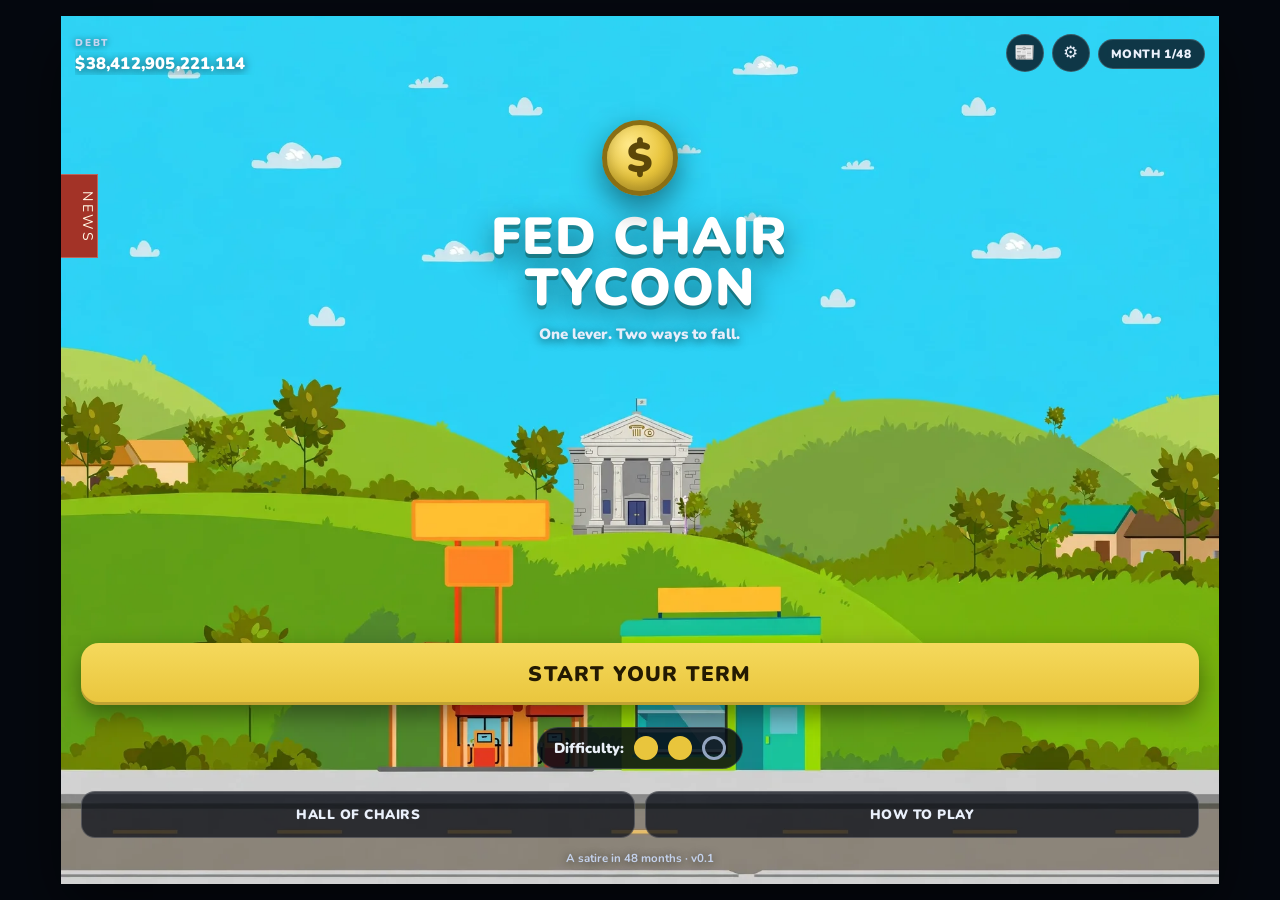
<file: index.html>
<!DOCTYPE html>
<html lang="en">
<head>
<meta charset="utf-8">
<meta name="viewport" content="width=device-width, initial-scale=1, maximum-scale=1, user-scalable=no, viewport-fit=cover">
<script>try{ if(window.innerWidth > 760 && screen.width > 0 && screen.width <= 500){ document.querySelector('meta[name="viewport"]').setAttribute('content', 'width=' + screen.width + ', initial-scale=1, maximum-scale=1, user-scalable=no, viewport-fit=cover'); } }catch(e){}</script>
<title>Fed Chair Tycoon</title>
<link rel="icon" href="assets/icon.png">
<link rel="stylesheet" href="styles.css?v=31">
</head>
<body>
<div class="app">

  <aside class="rail rail-left" id="railLeft">
    <button class="news-tab" id="newsTab">NEWS<span class="badge hidden" id="tabBadge">0</span></button>
    <div class="rail-mast">The Daily Ledger</div>
    <div class="rail-date" id="railDate">TERM MONTH 1 &middot; WEEK 1 &middot; WASHINGTON</div>
    <div class="rail-rule"></div>
    <div class="rail-wire" id="railWire"></div>
    <div class="rail-foot">ALL THE NEWS THE NEEDLE MAKES</div>
  </aside>

  <main class="stage" id="stage">
    <div class="scene-bg" id="sceneBg"></div>
    <div class="rotate-hint">Rotate your phone to play</div>
    <div class="scene" id="sceneA"></div>
    <div class="scene" id="sceneB"></div>
    <div class="title-bg" id="titleBg"></div>
    <div class="scrim-top"></div>
    <div class="road" id="road"><div class="road-line"></div></div>
    <div class="walkers" id="walkers">
      <span class="walker wk1"><img src="assets/walker-1.webp" alt=""></span>
      <span class="walker wk2"><img src="assets/walker-5.webp" alt=""></span>
      <span class="walker wk3"><img src="assets/walker-3.webp" alt=""></span>
      <span class="walker wk4 rev"><img src="assets/walker-4.webp" alt=""></span>
      <span class="walker wk5"><img src="assets/walker-6.webp" alt=""></span>
      <span class="walker wk6 rev"><img src="assets/walker-2.webp" alt=""></span>
    </div>
    <div class="scene-price sp-gas" id="sceneGas"><span id="sceneGasTxt">3.49</span></div>
    <div class="scene-price sp-eggs" id="sceneEggs"><span class="se-k">EGGS</span><span class="se-v" id="sceneEggsVal">2.99</span></div>
    <div class="scene-price sp-tag" id="sceneEggsTag">2.99</div>
    <div class="scene-price sp-tag" id="sceneGasTag">3.49</div>

    <header class="hud">
      <div class="hud-debt"><span class="k">DEBT</span><span class="v" id="debtVal">$38,412,905,221,114</span></div>
      <div class="hud-month" id="monthVal">MONTH 1/48</div>
      <button class="hud-btn" id="wireBtn" title="News wire">&#128240;<span class="badge hidden" id="wireBadge">0</span></button>
      <button class="hud-btn" id="settingsBtn" title="Settings">&#9881;</button>
    </header>

    <div class="prices hidden" id="prices">
      <div class="pchip"><span class="picon"><svg viewBox="0 0 24 24" fill="none" stroke="#16222E" stroke-width="1.6" stroke-linejoin="round" stroke-linecap="round"><rect x="4" y="3.5" width="11" height="17" rx="2" fill="#FF6B3D"/><rect x="6.5" y="6" width="6" height="5" rx="1" fill="#FFF3D6"/><path d="M15.5 8.5c3 .3 3.6 3 3.6 6v1.6"/><rect x="17.3" y="15.6" width="3.1" height="4.6" rx="1" fill="#FFD166"/></svg></span>GAS <b id="gasVal">$3.49</b></div>
      <div class="pchip"><span class="picon"><svg viewBox="0 0 24 24" fill="none" stroke="#16222E" stroke-width="1.6" stroke-linejoin="round" stroke-linecap="round"><ellipse cx="9" cy="9.6" rx="3.3" ry="4.3" fill="#FFFDF4" transform="rotate(-10 9 9.6)"/><ellipse cx="15" cy="9.6" rx="3.3" ry="4.3" fill="#FFF3D6" transform="rotate(10 15 9.6)"/><path d="M3 13.2h18l-1.7 6a2 2 0 0 1-1.9 1.5H6.6a2 2 0 0 1-1.9-1.5z" fill="#F2B134"/><path d="M6.2 16.4h.01M10.2 16.4h.01M14.2 16.4h.01M18 16.4h.01" stroke-width="2.4"/></svg></span>EGGS <b id="eggsVal">$2.99</b></div>
      <div class="pchip"><span class="picon"><svg viewBox="0 0 24 24" fill="none" stroke="#16222E" stroke-width="1.6" stroke-linejoin="round" stroke-linecap="round"><path d="M9 8V6.8A1.8 1.8 0 0 1 10.8 5h2.4A1.8 1.8 0 0 1 15 6.8V8"/><rect x="3.5" y="8" width="17" height="11" rx="2.2" fill="#B07A45"/><path d="M3.5 12.4h17" stroke-width="1.4"/><rect x="10.6" y="11.2" width="2.8" height="3.8" rx="0.8" fill="#FFD166"/></svg></span>JOBS <b id="jobsVal">4.2%</b></div>
      <div class="pchip"><span class="picon"><svg viewBox="0 0 24 24" fill="none" stroke="#16222E" stroke-width="1.6" stroke-linejoin="round" stroke-linecap="round"><path d="M12 20.2S4 15.4 4 9.9C4 7.2 6 5 8.6 5c1.4 0 2.7.7 3.4 1.8C12.7 5.7 14 5 15.4 5 18 5 20 7.2 20 9.9c0 5.5-8 10.3-8 10.3z" fill="#FF5A5F"/><circle cx="8.5" cy="9.1" r="1.25" fill="#FFC2C6" stroke="none"/></svg></span>LIVES <b id="livesVal">5</b></div>
      <div class="pchip hidden" id="sbrChip" style="border-color:rgba(247,147,26,.65)"><span class="picon"><svg viewBox="0 0 24 24"><circle cx="12" cy="12" r="8.8" fill="#F7931A" stroke="#16222E" stroke-width="1.6"/><path d="M9.3 6.7v10.6M9.3 7h3.1a2.5 2.5 0 0 1 0 5H9.3m0 .1h3.7a2.65 2.65 0 0 1 0 5.3H9.3M11.1 5.2v1.9M13.5 5.2v1.9M11.1 16.9v1.9M13.5 16.9v1.9" stroke="#FFF" stroke-width="1.55" fill="none" stroke-linecap="round"/></svg></span>BTC RESERVE <b id="sbrVal">$0</b></div>
    </div>

    <div class="sidebars hidden" id="sidebars">
      <div class="sidebar sb-left" id="gdpBar">
        <div class="sb-label">GDP</div>
        <div class="sb-track"><div class="sb-zone" style="bottom:50%;height:25%"></div><div class="sb-fill" id="gdpFill"></div><div class="sb-fake" id="gdpFake"></div></div>
        <div class="sb-val" id="gdpVal">+2.1%</div>
      </div>
      <div class="sidebar sb-right" id="cpiBar">
        <div class="sb-label">CPI</div>
        <div class="sb-track"><div class="sb-zone" style="bottom:22.7%;height:13.6%"></div><div class="sb-fill" id="cpiFill"></div></div>
        <div class="sb-val" id="cpiVal">2.4%</div>
      </div>
    </div>

    <section class="screen" id="screenTitle">
      <div class="title-hero">
        <div class="coin title-coin" id="titleCoin"><div class="coin-inner"><div class="coin-face coin-front">$</div><div class="coin-face coin-back"><svg viewBox="0 0 64 64" class="btc-svg"><circle cx="32" cy="32" r="30" fill="#F7931A"/><text x="32" y="45" font-size="38" font-weight="700" fill="#ffffff" text-anchor="middle" transform="rotate(12 32 32)" font-family="Arial,Helvetica,sans-serif">&#8383;</text></svg></div></div></div>
        <h1>FED CHAIR<br>TYCOON</h1>
        <div class="tagline">One lever. Two ways to fall.</div>
      </div>
      <div class="title-menu">
        <button class="btn-start" id="startBtn">START YOUR TERM</button>
        <div class="diffpick" id="diffSeg">
          <span class="dc-label">Difficulty:</span>
          <span class="dc on" data-diff="intern"></span>
          <span class="dc on" data-diff="chair"></span>
          <span class="dc" data-diff="legend"></span>
        </div>
        <div class="row2">
          <button class="btn-ghost" id="hallBtn">HALL OF CHAIRS</button>
          <button class="btn-ghost" id="howBtn">HOW TO PLAY</button>
        </div>
        <div class="foot">A satire in 48 months &middot; v0.1</div>
      </div>
    </section>

    <section class="screen hidden" id="screenLoad">
      <div class="load-wrap">
        <div class="coin load-coin" id="loadCoin"><div class="coin-inner"><div class="coin-face coin-front">$</div><div class="coin-face coin-back"><svg viewBox="0 0 64 64" class="btc-svg"><circle cx="32" cy="32" r="30" fill="#F7931A"/><text x="32" y="45" font-size="38" font-weight="700" fill="#ffffff" text-anchor="middle" transform="rotate(12 32 32)" font-family="Arial,Helvetica,sans-serif">&#8383;</text></svg></div></div></div>
        <div class="load-line" id="loadLine">PRINTING MONEY</div>
        <div class="load-bar"><div class="load-fill" id="loadFill"></div></div>
        <div class="load-skip">TAP TO SKIP</div>
      </div>
    </section>

    <section class="screen hidden" id="screenBrief">
      <div class="card brief-card">
        <div class="brief-art"><div class="ribbon">THE BRIEFING</div></div>
        <div class="card-body">
          <h2>The job is yours</h2>
          <p class="txt">In November 1910, seven men meet in secret on <b>Jekyll Island</b>. They design a central bank and call it the Federal Reserve. You're now in charge. Keep the printer going brrr, target inflation near 2%, calm the street, and <b>survive your term</b>.</p>
          <div class="rules">
            <div class="rule"><div class="ic" style="background:rgba(62,207,110,.16);color:#3ECF6E">&#9679;</div><div class="rt"><b>The needle.</b> Green is calm. Blue is recession, red is inflation. Peg either end and your term ends.</div></div>
            <div class="rule"><div class="ic" style="background:rgba(127,178,255,.16);color:#7FB2FF">&#9650;&#9660;</div><div class="rt"><b>The lever.</b> One interest rate, moved in 0.25 steps. It works slowly, like everything in this building.</div></div>
            <div class="rule"><div class="ic" style="background:rgba(255,209,102,.16);color:#FFD166">&#9889;</div><div class="rt"><b>Items.</b> Washington speak, single use: speeches, blame, emergency buttons. They reset the street, briefly.</div></div>
            <div class="rule"><div class="ic" style="background:rgba(255,138,117,.16);color:#FF8A75">&#9968;</div><div class="rt"><b>The trap.</b> Cheap money builds projects that only work at cheap rates. They flatter GDP first, then bust when you hike.</div></div>
            <div class="rule"><div class="ic" style="background:rgba(216,52,44,.16);color:#FF8A75">&#10084;</div><div class="rt"><b>Five lives.</b> When the needle pegs, an emergency meeting saves you. Five per term. The sixth crisis is final.</div></div>
          </div>
          <button class="btn-primary" id="takeLeverBtn">TAKE THE LEVER</button>
        </div>
      </div>
    </section>

    <div class="dock hidden" id="dock">
      <div class="panel-top">
        <img class="chair-pic" src="assets/chair-portrait.webp" alt="The Chair">
        <div class="chair-id">
          <div class="chair-name">KELVIN WHALES</div>
        </div>
        <div class="panel-inf">
          <div class="pk">INFLATION <span class="itrend" id="infTrend"></span></div>
          <div class="pv" id="infVal">2.4%</div>
        </div>
      </div>
      <div class="gbar">
        <div class="gmark" id="gmark"></div>
        <span class="plabel pl">RECESSION</span><span class="plabel pr">INFLATION</span>
      </div>

      <div class="panel-bottom">
        <div class="tri-stack">
          <button class="rate-btn tri" id="rateUp" aria-label="Raise the rate">&#9650;</button>
          <button class="rate-btn tri" id="rateDown" aria-label="Cut the rate">&#9660;</button>
        </div>
        <div class="rate-mid">
          <div class="rv" id="rateVal">5.00%</div>
          <div class="rk">INTEREST RATE</div>
        </div>
        <button class="item-slot" id="itemSlot">
          <span class="ik">ITEM</span>
          <span class="iname" id="itemName">EMPTY</span>
          <span class="itap" id="itemTap"></span>
        </button>
      </div>
    </div>

    <div class="overlay hidden" id="overlay"><div class="card" id="overlayCard"></div></div>

    <section class="screen sheet hidden" id="screenWire">
      <div class="sheet-head">
        <button class="iconbtn" data-close>&#8249;</button>
        <div class="ledger-name">The Daily Ledger</div>
        <div class="live-dot"><i></i>LIVE</div>
      </div>
      <div class="ledger-date" id="ledgerDate">TERM MONTH 1 &middot; WEEK 1 &middot; WASHINGTON</div>
      <div class="rule2"></div>
      <div class="wire-list" id="wireList"></div>
      <div class="sheet-foot"><span id="unreadTxt">0 UNREAD</span><button class="btn-small" id="markReadBtn">MARK ALL READ</button></div>
    </section>

    <section class="screen sheet hidden" id="screenSettings">
      <div class="sheet-head">
        <button class="iconbtn" data-close>&#8249;</button>
        <div class="sheet-title">Settings</div>
      </div>
      <div class="group-label">GAMEPLAY</div>
      <div class="group">
        <div class="srow"><span class="ring" style="background:#FFD166"></span><span class="slabel">Sound FX</span><span class="sw on" data-set="sfx"></span></div>
        <div class="srow"><span class="ring" style="background:#7FB2FF"></span><span class="slabel">Music</span><span class="sw on" data-set="music"></span></div>
        <div class="srow"><span class="ring" style="background:#8CE8B0"></span><span class="slabel">Tune</span><button class="trackpick" id="trackPick"><span id="trackName">Monkeys Spinning Monkeys</span> &#8250;</button></div>
        <div class="srow"><span class="ring" style="background:#FF9D8A"></span><span class="slabel">News ticker</span><span class="sw on" data-set="ticker"></span></div>
        <div class="srow"><span class="ring" style="background:#B79CFF"></span><span class="slabel">Haptics</span><span class="sw" data-set="haptics"></span></div>
      </div>
      <div class="diffpick" id="diffSeg2">
        <span class="dc-label">Difficulty:</span>
        <span class="dc on" data-diff="intern"></span>
        <span class="dc on" data-diff="chair"></span>
        <span class="dc" data-diff="legend"></span>
      </div>
      <div class="letter">
        <div class="stamp-seal">FED</div>
        <h3>END THIS TERM EARLY</h3>
        <div class="dear">Dear Mr. President,<br>I hereby tender my resignation as Chair, effective immediately.</div>
        <div class="sig">&mdash; The Chair</div>
        <div class="fine" id="resignFine">Ends your current term. The term is scored and filed in the Hall of Chairs. There is no coming back from a signature.</div>
        <button class="btn-resign" id="resignBtn">SIGN &amp; RESIGN</button>
      </div>
      <div id="settingsExtras"></div>
      <div class="foot">FED CHAIR TYCOON v0.1 &middot; A satire.<br>Any resemblance to a real central bank is entirely the point.<br>Music by Kevin MacLeod (incompetech.com), CC BY 4.0.</div>
    </section>

    <section class="screen hidden" id="screenDeath"></section>

    <section class="screen hidden" id="screenReport">
      <div class="report-card">
        <div class="rhead">
          <div class="seal">$</div>
          <div class="rtitle"><div class="org">BOARD OF GOVERNORS &middot; OFFICIAL</div><div class="doc">Term Report</div></div>
          <div class="grade"><div class="g" id="gradeVal">C+</div><div class="gl">GRADE</div></div>
        </div>
        <div class="verdict" id="verdictVal"></div>
        <div class="rgrid">
          <div class="cell"><div class="k">MONTHS SERVED</div><div class="v" id="repMonths">31 / 48</div></div>
          <div class="cell"><div class="k">PEAK INFLATION</div><div class="v" id="repPeak">9.8%</div></div>
          <div class="cell"><div class="k">DEBT ADDED</div><div class="v" id="repDebt">+$9.22T</div></div>
          <div class="cell"><div class="k">HOW IT ENDED</div><div class="v" id="repEnd">Resigned</div></div>
          <div class="cell"><div class="k">EMERGENCY MEETINGS</div><div class="v" id="repMeet">0</div></div>
          <div class="cell"><div class="k">LIVES LEFT</div><div class="v" id="repLives">5</div></div>
          <div class="cell"><div class="k">BITCOIN RESERVE</div><div class="v" id="repSbr">None</div></div>
        </div>
        <div class="strip"><div class="k">YOUR TERM, MONTH BY MONTH</div><div class="squares" id="squares"></div></div>
      </div>
      <div class="share-box">
        <div class="share-title">SHARE YOUR TERM</div>
        <div class="post-preview" id="postPreview"></div>
        <div class="share-row">
          <button class="btn-share" id="shareBtn">Share this with friends</button>
          <button class="btn-share-x" id="shareXBtn">X</button>
          <button class="btn-share-x" id="copyBtn" title="Copy result">&#10697;</button>
        </div>
        <div class="share-row">
          <button class="btn-newterm" id="newTermBtn">NEW TERM</button>
          <button class="btn-hall2" id="hallBtn2">HALL OF CHAIRS</button>
        </div>
      </div>
    </section>

    <section class="screen sheet hidden" id="screenHall">
      <div class="sheet-head">
        <button class="iconbtn" data-close>&#8249;</button>
        <div class="sheet-title">Hall of Chairs</div>
      </div>
      <div class="seg" id="hallSeg"><div class="on">ALL TIME</div><div>THIS WEEK</div><div>FRIENDS</div></div>
      <div class="hall-list" id="hallList"></div>
    </section>

    <div class="toast hidden" id="toast"></div>
  </main>

  <aside class="rail rail-right" id="railRight">
    <div class="panel">
      <div class="panel-title">YOUR TERM</div>
      <div class="stat-grid">
        <div class="stat"><div class="k">MONTH</div><div class="v" id="stMonth">-</div></div>
        <div class="stat"><div class="k">INFLATION</div><div class="v" id="stInf">-</div></div>
        <div class="stat"><div class="k">RATE</div><div class="v" id="stRate">-</div></div>
        <div class="stat"><div class="k">DEBT ADDED</div><div class="v" id="stDebt">-</div></div>
      </div>
      <div class="needle-mini">
        <div class="gbar"><div class="gmark" id="gmark2"></div></div>
        <div class="glabels"><span style="color:#7FB2FF">RECESSION</span><span style="color:#FF8A75">INFLATION</span></div>
      </div>
    </div>
    <div class="panel">
      <div class="panel-title">HALL OF CHAIRS &middot; TOP 5</div>
      <div class="mini-hall" id="miniHall"></div>
    </div>
    <div class="panel panel-tip">
      <div class="panel-title">THE JOB</div>
      <p>Keep the needle in the green for 48 months. Rates bite with a lag, the debt ticker never stops, and both ends of the street are always angry about something.</p>
    </div>
  </aside>

</div>
<script src="game.js?v=31"></script>
<audio id="bgm" loop preload="auto" src="assets/music-monkeys.mp3"></audio>
</body>
</html>
</file>
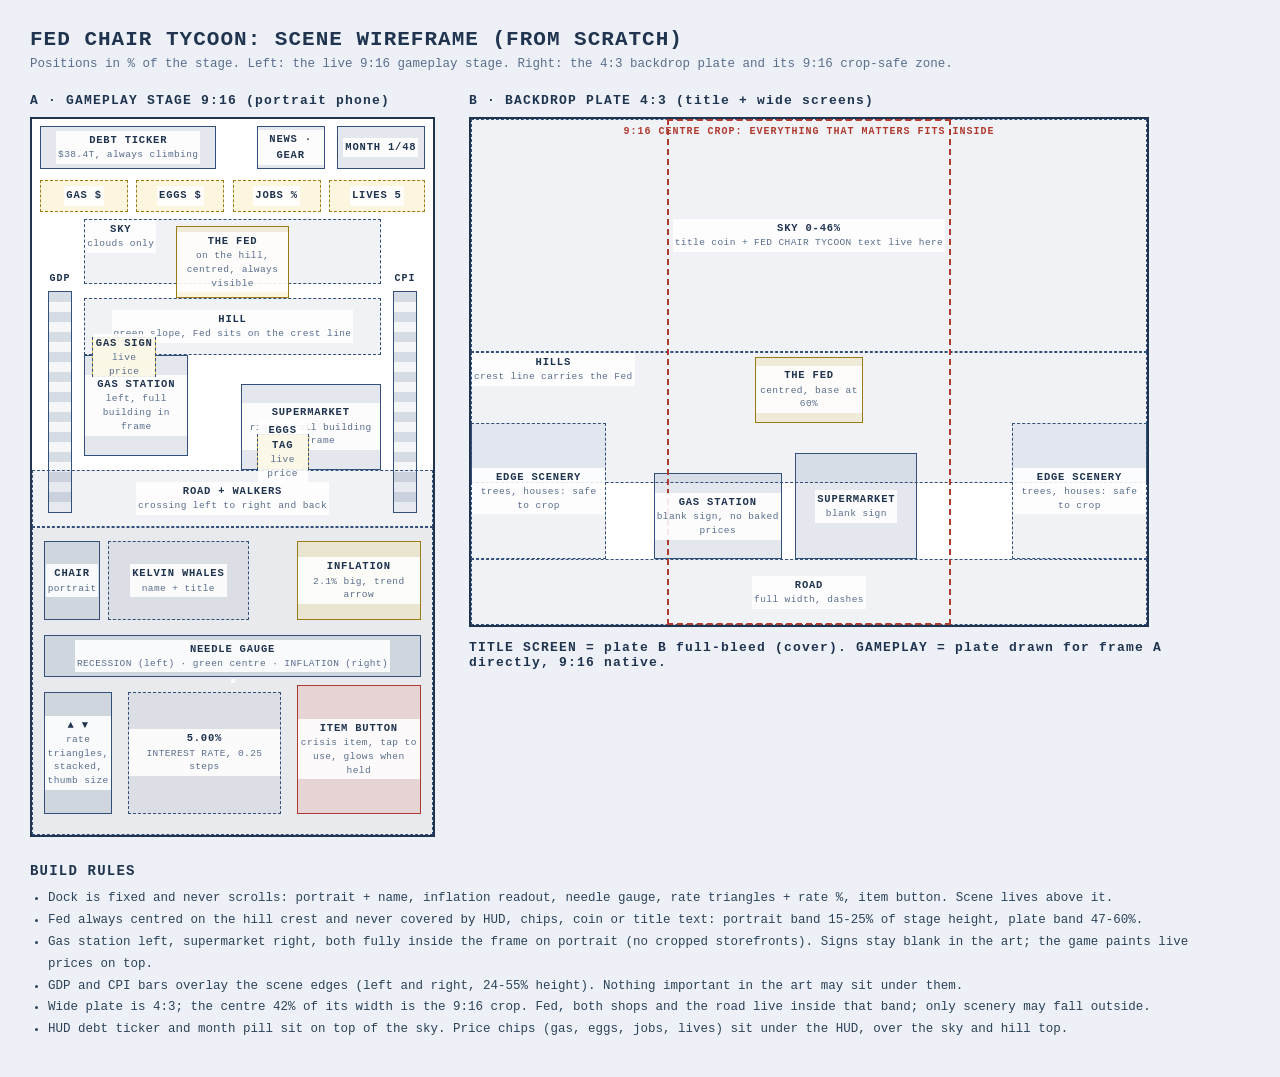
<file: wireframe/wireframe.html>
<!DOCTYPE html>
<html lang="en">
<head>
<meta charset="utf-8">
<title>Fed Chair Tycoon: Scene Wireframe</title>
<style>
  *{margin:0;padding:0;box-sizing:border-box}
  body{font-family:ui-monospace,Menlo,Consolas,monospace;background:#EDF1F7;color:#20344F;padding:28px 30px 34px}
  h1{font-size:21px;letter-spacing:1px}
  .sub{font-size:12.5px;color:#5A6E8C;margin:6px 0 22px}
  .frames{display:flex;gap:34px;align-items:flex-start}
  .fwrap{display:flex;flex-direction:column;gap:9px}
  .fname{font-size:13px;font-weight:700;letter-spacing:1.2px}
  .frame{position:relative;background:#FFF;border:2px solid #20344F;overflow:hidden}
  .zone{position:absolute;border:1.5px dashed #33507A;background:rgba(51,80,122,.07);display:flex;align-items:center;justify-content:center;text-align:center}
  .zone span{font-size:10.5px;background:rgba(255,255,255,.88);padding:1px 5px;position:relative;z-index:2;font-weight:700;letter-spacing:.8px;color:#20344F;line-height:1.45;padding:2px}
  .zone small{display:block;font-weight:400;font-size:9.5px;color:#5A6E8C;letter-spacing:.4px}
  .solid{border-style:solid;background:rgba(51,80,122,.13)}
  .gold{border-color:#9A7B14;background:rgba(233,197,60,.16)}
  .red{border-color:#B03A2E;background:rgba(224,72,61,.13)}
  .bar{position:absolute;border:1.5px solid #33507A;background:repeating-linear-gradient(180deg,rgba(51,80,122,.20) 0 10px,rgba(51,80,122,.05) 10px 20px)}
  .bar span{position:absolute;top:-19px;left:50%;transform:translateX(-50%);font-size:10px;font-weight:700;letter-spacing:1px}
  .safe{position:absolute;border:2px dashed #B03A2E;pointer-events:none}
  .safe span{position:absolute;top:5px;left:50%;transform:translateX(-50%);font-size:10px;font-weight:700;color:#B03A2E;letter-spacing:1px;white-space:nowrap}
  .spec{margin-top:26px;max-width:1180px}
  .spec h2{font-size:14px;letter-spacing:1.2px;margin-bottom:9px}
  .spec li{font-size:12.5px;line-height:1.75;color:#2C4258;margin-left:18px}
  .dock{background:rgba(32,52,79,.10)}
  .tag{background:rgba(233,197,60,.94);z-index:3}
  .ontop{z-index:3}
</style>
</head>
<body>
<h1>FED CHAIR TYCOON: SCENE WIREFRAME (FROM SCRATCH)</h1>
<div class="sub">Positions in % of the stage. Left: the live 9:16 gameplay stage. Right: the 4:3 backdrop plate and its 9:16 crop-safe zone.</div>

<div class="frames">
  <div class="fwrap">
    <div class="fname">A · GAMEPLAY STAGE 9:16 (portrait phone)</div>
    <div class="frame" style="width:405px;height:720px">
      <!-- HUD -->
      <div class="zone solid" style="left:2%;top:1%;width:44%;height:6%"><span>DEBT TICKER<small>$38.4T, always climbing</small></span></div>
      <div class="zone solid" style="left:56%;top:1%;width:17%;height:6%"><span>NEWS · GEAR</span></div>
      <div class="zone solid" style="left:76%;top:1%;width:22%;height:6%"><span>MONTH 1/48</span></div>
      <!-- price chips -->
      <div class="zone gold" style="left:2%;top:8.5%;width:22%;height:4.5%"><span>GAS $</span></div>
      <div class="zone gold" style="left:26%;top:8.5%;width:22%;height:4.5%"><span>EGGS $</span></div>
      <div class="zone gold" style="left:50%;top:8.5%;width:22%;height:4.5%"><span>JOBS %</span></div>
      <div class="zone gold" style="left:74%;top:8.5%;width:24%;height:4.5%"><span>LIVES 5</span></div>
      <!-- scene -->
      <div class="zone" style="left:13%;top:14%;width:74%;height:9%;align-items:flex-start;justify-content:flex-start"><span>SKY<small>clouds only</small></span></div>
      <div class="zone solid gold ontop" style="left:36%;top:15%;width:28%;height:10%"><span>THE FED<small>on the hill, centred, always visible</small></span></div>
      <div class="zone" style="left:13%;top:25%;width:74%;height:8%"><span>HILL<small>green slope, Fed sits on the crest line</small></span></div>
      <div class="zone solid" style="left:13%;top:33%;width:26%;height:14%"><span>GAS STATION<small>left, full building in frame</small></span></div>
      <div class="zone tag" style="left:15%;top:30.5%;width:16%;height:5.5%"><span>GAS SIGN<small>live price</small></span></div>
      <div class="zone solid" style="left:52%;top:37%;width:35%;height:12%"><span>SUPERMARKET<small>right, full building in frame</small></span></div>
      <div class="zone tag" style="left:56%;top:44%;width:13%;height:5%"><span>EGGS TAG<small>live price</small></span></div>
      <div class="zone" style="left:0;top:49%;width:100%;height:8%"><span>ROAD + WALKERS<small>crossing left to right and back</small></span></div>
      <!-- side bars -->
      <div class="bar" style="left:4%;top:24%;width:6%;height:31%"><span>GDP</span></div>
      <div class="bar" style="left:90%;top:24%;width:6%;height:31%"><span>CPI</span></div>
      <!-- dock -->
      <div class="zone dock" style="left:0;top:57%;width:100%;height:43%"><span></span></div>
      <div class="zone solid" style="left:3%;top:59%;width:14%;height:11%"><span>CHAIR<small>portrait</small></span></div>
      <div class="zone" style="left:19%;top:59%;width:35%;height:11%"><span>KELVIN WHALES<small>name + title</small></span></div>
      <div class="zone solid gold" style="left:66%;top:59%;width:31%;height:11%"><span>INFLATION<small>2.1% big, trend arrow</small></span></div>
      <div class="zone solid" style="left:3%;top:72%;width:94%;height:6%"><span>NEEDLE GAUGE<small>RECESSION (left) · green centre · INFLATION (right)</small></span></div>
      <div class="zone solid" style="left:3%;top:80%;width:17%;height:17%"><span>&#9650; &#9660;<small>rate triangles, stacked, thumb size</small></span></div>
      <div class="zone" style="left:24%;top:80%;width:38%;height:17%"><span>5.00%<small>INTEREST RATE, 0.25 steps</small></span></div>
      <div class="zone solid red" style="left:66%;top:79%;width:31%;height:18%"><span>ITEM BUTTON<small>crisis item, tap to use, glows when held</small></span></div>
    </div>
  </div>

  <div class="fwrap">
    <div class="fname">B · BACKDROP PLATE 4:3 (title + wide screens)</div>
    <div class="frame" style="width:680px;height:510px">
      <div class="zone" style="left:0;top:0;width:100%;height:46%"><span>SKY 0-46%<small>title coin + FED CHAIR TYCOON text live here</small></span></div>
      <div class="zone solid gold ontop" style="left:42%;top:47%;width:16%;height:13%"><span>THE FED<small>centred, base at 60%</small></span></div>
      <div class="zone" style="left:0;top:46%;width:100%;height:26%;align-items:flex-start;justify-content:flex-start"><span>HILLS<small>crest line carries the Fed</small></span></div>
      <div class="zone solid" style="left:27%;top:70%;width:19%;height:17%"><span>GAS STATION<small>blank sign, no baked prices</small></span></div>
      <div class="zone solid" style="left:48%;top:66%;width:18%;height:21%"><span>SUPERMARKET<small>blank sign</small></span></div>
      <div class="zone" style="left:0;top:87%;width:100%;height:13%"><span>ROAD<small>full width, dashes</small></span></div>
      <div class="zone" style="left:0;top:60%;width:20%;height:27%"><span>EDGE SCENERY<small>trees, houses: safe to crop</small></span></div>
      <div class="zone" style="left:80%;top:60%;width:20%;height:27%"><span>EDGE SCENERY<small>trees, houses: safe to crop</small></span></div>
      <div class="safe" style="left:29%;top:0;width:42%;height:100%"><span>9:16 CENTRE CROP: EVERYTHING THAT MATTERS FITS INSIDE</span></div>
    </div>
    <div class="fname" style="margin-top:4px">TITLE SCREEN = plate B full-bleed (cover). GAMEPLAY = plate drawn for frame A directly, 9:16 native.</div>
  </div>
</div>

<div class="spec">
  <h2>BUILD RULES</h2>
  <ul>
    <li>Dock is fixed and never scrolls: portrait + name, inflation readout, needle gauge, rate triangles + rate %, item button. Scene lives above it.</li>
    <li>Fed always centred on the hill crest and never covered by HUD, chips, coin or title text: portrait band 15-25% of stage height, plate band 47-60%.</li>
    <li>Gas station left, supermarket right, both fully inside the frame on portrait (no cropped storefronts). Signs stay blank in the art; the game paints live prices on top.</li>
    <li>GDP and CPI bars overlay the scene edges (left and right, 24-55% height). Nothing important in the art may sit under them.</li>
    <li>Wide plate is 4:3; the centre 42% of its width is the 9:16 crop. Fed, both shops and the road live inside that band; only scenery may fall outside.</li>
    <li>HUD debt ticker and month pill sit on top of the sky. Price chips (gas, eggs, jobs, lives) sit under the HUD, over the sky and hill top.</li>
  </ul>
</div>
</body>
</html>
</file>
<file: styles.css>
@font-face{font-family:Nunito;src:url(assets/Nunito-400.woff2) format("woff2");font-weight:400}
@font-face{font-family:Nunito;src:url(assets/Nunito-700.woff2) format("woff2");font-weight:700}
@font-face{font-family:Nunito;src:url(assets/Nunito-900.woff2) format("woff2");font-weight:900}
@font-face{font-family:CourierPrime;src:url(assets/CourierPrime-400.woff2) format("woff2");font-weight:400}
@font-face{font-family:CourierPrime;src:url(assets/CourierPrime-700.woff2) format("woff2");font-weight:700}
@font-face{font-family:CourierPrime;src:url(assets/CourierPrime-400Italic.woff2) format("woff2");font-weight:400;font-style:italic}
@font-face{font-family:Baloo2,Nunito,sans-serif;src:url(assets/Baloo2.woff2) format("woff2");font-weight:400 800}
*{margin:0;padding:0;box-sizing:border-box;-webkit-tap-highlight-color:transparent}
:root{
  --ink:#0B1120; --sheet:rgba(11,17,30,.92); --sheet2:#131E34;
  --gold:#E9C53C; --gold2:#C9A227; --cream:#F3EDDD; --muted:#9FB0CB;
  --green:#3ECF6E; --blue:#7FB2FF; --red:#FF8A75; --reddeep:#8E2F38;
  --mono:"Courier New",Courier,monospace; --tabular:"Nunito",sans-serif;
}
html,body{height:100%}
body{font-family:Nunito,sans-serif;background:#05080F;color:#EAF0FB;overflow:hidden}
.hidden{display:none!important}
button{font-family:inherit;cursor:pointer;border:none;background:none;color:inherit}
.k{font-size:10px;font-weight:900;letter-spacing:1.6px;color:var(--muted)}
.v{font-variant-numeric:tabular-nums}

/* ===== layout ===== */
.app{--colw:clamp(350px, calc((100dvh - 182px - var(--dockh,268px)) * 0.5 + 104px), 540px);display:grid;grid-template-columns:320px minmax(0,var(--colw)) 320px;gap:16px;justify-content:center;height:100dvh;padding:16px;max-width:1300px;margin:0 auto}
.rail{display:flex;flex-direction:column;gap:14px;min-height:0;overflow:hidden}
.stage{position:relative;border-radius:26px;overflow:hidden;background:#0A1220;box-shadow:0 24px 60px rgba(0,0,0,.55);min-height:0}
.scene{position:absolute;inset:0;bottom:var(--dockh,268px);background-size:cover;background-position:50% 50%;transition:opacity .9s ease}
#sceneB{opacity:0}
.scrim-top{position:absolute;top:0;left:0;right:0;height:110px;background:linear-gradient(rgba(4,8,16,.55),transparent);pointer-events:none;z-index:3}


/* ===== live prices painted on the street signs ===== */
.scene-price{position:absolute;z-index:5;pointer-events:none;display:flex;align-items:center;justify-content:center;overflow:hidden}
.sp-gas{font-family:Baloo2,Nunito,sans-serif;justify-content:center;font-weight:800;border-radius:6px;text-shadow:2px 2px 0 rgba(0,0,0,.85),-1px -1px 0 rgba(0,0,0,.85),1px -1px 0 rgba(0,0,0,.85),-1px 1px 0 rgba(0,0,0,.85);white-space:nowrap}
.sp-gas.frozen{filter:saturate(.35) brightness(.92)}
.sp-gas span{display:block;text-align:center;white-space:nowrap}
.sp-eggs{background:#FFFDF4;border-radius:3px;flex-direction:column;gap:0;transform:rotate(-3deg);box-shadow:0 1px 3px rgba(0,0,0,.3);line-height:1}
.sp-eggs .se-k{font-weight:900;color:#1B2432;letter-spacing:.4px}
.sp-eggs .se-v{font-weight:900;color:#1B2432}
.sp-tag{background:#FFD83D;border-radius:3px;font-weight:900;color:#1B2432;transform:rotate(3deg);box-shadow:0 1px 3px rgba(0,0,0,.3);white-space:nowrap}

/* ===== HUD ===== */
.hud{position:absolute;top:0;left:0;right:0;z-index:20;display:flex;align-items:center;gap:8px;padding:14px 14px 0}
.hud-debt{flex:1;min-width:0}
.hud-debt .k{color:#C8D6F2;text-shadow:0 1px 6px rgba(0,0,0,.6)}
.hud-debt .v{display:block;font-size:19px;font-weight:900;letter-spacing:.2px;color:#fff;white-space:nowrap;text-shadow:0 2px 10px rgba(0,0,0,.65)}
.hud-month{background:rgba(7,12,22,.78);border:1px solid rgba(255,255,255,.18);border-radius:999px;padding:6px 12px;font-size:12px;font-weight:900;letter-spacing:.6px;white-space:nowrap}
.hud-btn{position:relative;width:38px;height:38px;border-radius:50%;background:rgba(7,12,22,.78);border:1px solid rgba(255,255,255,.18);font-size:17px;display:flex;align-items:center;justify-content:center}
.badge{position:absolute;top:-4px;right:-4px;min-width:19px;height:19px;border-radius:10px;background:#C73E46;color:#fff;font-size:10.5px;font-weight:900;display:flex;align-items:center;justify-content:center;padding:0 5px;border:2px solid #0A1220}
.prices{position:absolute;top:64px;left:14px;z-index:15;display:flex;gap:6px}
.pchip{background:rgba(7,12,22,.78);border:1px solid rgba(255,255,255,.16);border-radius:999px;padding:5px 11px;font-size:11.5px;font-weight:800;letter-spacing:.4px;color:#C8D6F2}
.pchip b{color:#fff;font-variant-numeric:tabular-nums}


/* ===== GDP / CPI side bars ===== */
.sidebars{position:absolute;inset:0;z-index:14;pointer-events:none}
.sidebar{position:absolute;top:50%;transform:translateY(-52%);width:34px;display:flex;flex-direction:column;align-items:center;gap:7px}
.sb-left{left:10px}
.sb-right{right:10px}
.sb-label{font-size:10.5px;font-weight:900;letter-spacing:1.6px;color:#fff;background:rgba(7,12,22,.78);border:1px solid rgba(255,255,255,.2);border-radius:7px;padding:4px 6px;text-shadow:0 1px 4px rgba(0,0,0,.6)}
.sb-track{position:relative;width:16px;height:300px;max-height:38dvh;border-radius:9px;background:rgba(7,12,22,.66);border:1px solid rgba(255,255,255,.24);overflow:hidden;box-shadow:0 8px 22px rgba(0,0,0,.4)}
.sb-fill{position:absolute;left:0;right:0;bottom:0;height:50%;border-radius:0 0 8px 8px;transition:height .55s ease,background .55s ease}
.sb-fake{position:absolute;left:0;right:0;bottom:0;height:0;border-top:2px dashed rgba(255,255,255,.85);background:repeating-linear-gradient(45deg,rgba(233,197,60,.5) 0 6px,rgba(233,197,60,.12) 6px 12px);transition:height .55s ease}
.sb-val{font-size:11px;font-weight:900;color:#fff;background:rgba(7,12,22,.78);border:1px solid rgba(255,255,255,.18);border-radius:7px;padding:3px 6px;font-variant-numeric:tabular-nums;white-space:nowrap}
#gdpFill{background:linear-gradient(180deg,#57E389,#2FA84F)}
#gdpBar.low #gdpFill{background:linear-gradient(180deg,#FFC86B,#E08A2E)}
#gdpBar.bad #gdpFill{background:linear-gradient(180deg,#FF8A75,#D94F3E)}
#cpiFill{background:linear-gradient(180deg,#FFD166,#E8A33C)}
#cpiBar.hot #cpiFill{background:linear-gradient(180deg,#FF9D5C,#E05E2B)}
#cpiBar.danger #cpiFill{background:linear-gradient(180deg,#FF7A6B,#C73E46)}
.sidebar.danger .sb-track{animation:sbPulse .8s infinite}
.sidebar.danger .sb-label{background:#8E2F38;border-color:#FF8A75}
@keyframes sbPulse{0%,100%{box-shadow:0 0 0 0 rgba(255,81,71,.0)}50%{box-shadow:0 0 0 6px rgba(255,81,71,.35)}}
@media (max-width:760px){ .sb-track{height:230px} .sidebar{width:28px} .sb-left{left:17px} .sb-right{right:17px} .sb-label{font-size:9.5px;padding:3px 5px} .sb-val{font-size:10px;padding:2px 5px} }

/* ===== screens ===== */
.screen{position:absolute;inset:0;z-index:30;display:flex;flex-direction:column;padding:86px 20px 18px;overflow-y:auto}
.card{background:var(--sheet);border:1px solid rgba(255,255,255,.12);border-radius:24px;backdrop-filter:blur(14px);box-shadow:0 22px 48px rgba(0,0,0,.5)}
.card-body{padding:22px 22px 24px}
.card h2{font-family:Baloo2,Nunito,sans-serif;font-size:30px;font-weight:800;color:#fff}
.txt{font-size:14.5px;line-height:1.55;color:#C9D5EC;margin-top:6px}
.txt b{color:#fff}

/* title */
#screenTitle{justify-content:space-between;padding-top:104px}
.title-hero{text-align:center}
.coin{width:92px;height:92px;margin:0 auto;border-radius:50%;background:radial-gradient(circle at 34% 30%,#FFE98A,var(--gold) 55%,var(--gold2));border:5px solid #8A6E14;color:#5C4708;font-family:Baloo2,Nunito,sans-serif;font-size:52px;font-weight:800;display:flex;align-items:center;justify-content:center;box-shadow:0 12px 30px rgba(0,0,0,.45),inset 0 -6px 14px rgba(0,0,0,.22)}
#screenTitle h1{font-family:Baloo2,Nunito,sans-serif;font-size:52px;line-height:.98;font-weight:800;color:#fff;letter-spacing:1px;margin-top:16px;text-shadow:0 4px 0 rgba(10,40,24,.35),0 10px 28px rgba(0,0,0,.5)}
.tagline{margin-top:10px;font-size:15px;font-weight:800;color:#E7EEFB;text-shadow:0 2px 10px rgba(0,0,0,.6)}
.title-menu{display:flex;flex-direction:column;gap:12px}
.btn-start{background:linear-gradient(180deg,#F5D95C,var(--gold));color:#241A02;font-family:Baloo2,Nunito,sans-serif;font-weight:800;font-size:21px;letter-spacing:1.2px;padding:17px;border-radius:18px;box-shadow:0 10px 24px rgba(0,0,0,.4),inset 0 -3px 0 rgba(0,0,0,.18);width:100%}
.seg{display:flex;background:rgba(7,12,22,.8);border:1px solid rgba(255,255,255,.14);border-radius:13px;padding:4px;gap:4px}
.seg div{flex:1;text-align:center;padding:9px 0;border-radius:10px;font-size:12.5px;font-weight:900;letter-spacing:.6px;color:var(--muted);cursor:pointer}
.seg div.on{background:var(--gold);color:#241A02}
.row2{display:flex;gap:10px}
.btn-ghost{flex:1;padding:13px;border-radius:14px;background:rgba(7,12,22,.72);border:1px solid rgba(255,255,255,.2);color:#EAF0FB;font-size:13.5px;font-weight:900;letter-spacing:.5px}
#screenTitle .foot{text-align:center;font-size:11.5px;font-weight:700;color:#C4D2EC;text-shadow:0 1px 8px rgba(0,0,0,.6)}

/* briefing */
.brief-art{height:150px;border-radius:24px 24px 0 0;background:url(assets/scene-normal.webp) 50% 30%/cover;position:relative}
.ribbon{position:absolute;left:22px;bottom:14px;background:var(--gold);color:#241A02;font-size:11px;font-weight:900;letter-spacing:2px;padding:5px 12px;border-radius:5px}
.rules{display:flex;flex-direction:column;gap:12px;margin:16px 0 20px}
.rule{display:flex;gap:12px;align-items:flex-start}
.rule .ic{width:34px;height:34px;flex:none;border-radius:11px;display:flex;align-items:center;justify-content:center;font-size:15px}
.rule .rt{font-size:13.5px;line-height:1.5;color:#C9D5EC}
.rule .rt b{color:#fff}
.btn-primary{background:linear-gradient(180deg,#F5D95C,var(--gold));color:#241A02;font-family:Baloo2,Nunito,sans-serif;font-weight:800;font-size:18px;letter-spacing:1px;padding:15px;border-radius:16px;width:100%}

/* dock */
.dock{position:absolute;left:12px;right:12px;bottom:12px;z-index:25;background:var(--sheet);border:1px solid rgba(255,255,255,.13);border-radius:22px;padding:13px 14px 12px;backdrop-filter:blur(16px);box-shadow:0 18px 40px rgba(0,0,0,.5)}
.dock-top{display:flex;gap:12px;align-items:center}
.inf-box{flex:none;text-align:center;min-width:74px}
.inf-box .v{font-size:23px;font-weight:900;color:#fff}
.gauge-box{flex:1}
.gbar{height:12px;border-radius:7px;background:linear-gradient(90deg,#3E6FD9 0%,#57B8E8 26%,#39C96B 44%,#39C96B 56%,#E8C93C 74%,#D94F3E 100%);position:relative}
.gmark{position:absolute;top:50%;width:22px;height:22px;border-radius:50%;background:#fff;border:3.5px solid #0B1120;transform:translate(-50%,-50%);left:50%;box-shadow:0 2px 8px rgba(0,0,0,.5);transition:left .5s ease}
.glabels{display:flex;justify-content:space-between;font-size:9.5px;font-weight:900;letter-spacing:1.2px;margin-top:6px}
.rate-row{display:flex;align-items:center;gap:12px;margin-top:12px}
.rate-btn{width:62px;height:54px;border-radius:16px;background:#1B2A47;border:1px solid rgba(255,255,255,.16);color:#fff;font-size:20px;flex:none}
.rate-btn:active{background:#2A4066;transform:scale(.96)}
.rate-mid{flex:1;text-align:center}
.rate-mid .v{font-size:27px;font-weight:900;color:#fff}
.item-slot{margin-top:12px;width:100%;display:flex;align-items:center;gap:10px;background:rgba(216,52,44,.08);border:1.5px dashed rgba(255,90,80,.55);border-radius:14px;padding:10px 13px;text-align:left}
.item-k{font-size:9.5px;font-weight:900;letter-spacing:1.6px;color:var(--gold)}
.item-name{flex:1;font-size:14px;font-weight:900;color:#FFE98A;letter-spacing:.3px}
.item-tap{font-size:11px;font-weight:800;color:var(--muted)}

/* overlay cards */
.overlay{position:absolute;inset:0;z-index:40;background:rgba(3,6,12,.45);display:flex;align-items:flex-start;padding:14px}
.overlay .card{width:100%;padding:22px}
.tagchip{display:inline-block;font-size:10.5px;font-weight:900;letter-spacing:1.8px;padding:5px 11px;border-radius:6px;margin-bottom:12px}
.tag-warn{background:#3A2A10;color:#FFC86B;border:1px solid #8A6A24}
.tag-event{background:#12283F;color:#8FC2FF;border:1px solid #2E5A8A}
.tag-story{background:#241A3E;color:#C9B1FF;border:1px solid #5B4390}
.overlay h2{font-family:Baloo2,Nunito,sans-serif;font-size:25px;line-height:1.12;color:#fff}
.overlay .txt{font-size:14px}
.mini-gbar{margin:16px 0 4px}
.btn-gold{background:linear-gradient(180deg,#F5D95C,var(--gold));color:#241A02;font-family:Baloo2,Nunito,sans-serif;font-weight:800;font-size:16.5px;padding:14px;border-radius:14px;width:100%;margin-top:16px}
.btn-dim{background:#1B2A47;color:#D7E2F5;font-weight:900;font-size:14.5px;padding:13px;border-radius:14px;width:100%;margin-top:9px}
.hintline{margin-top:12px;text-align:center;font-size:11.5px;font-weight:700;color:var(--muted)}

/* sheets (wire / settings / hall) */
.sheet{background:var(--sheet);backdrop-filter:blur(18px);padding:20px 20px 16px;z-index:35}
.sheet-head{display:flex;align-items:center;gap:12px;margin-bottom:6px}
.iconbtn{width:36px;height:36px;border-radius:50%;background:rgba(255,255,255,.07);border:1px solid rgba(255,255,255,.14);font-size:19px;color:#fff;flex:none}
.sheet-title{font-family:Baloo2,Nunito,sans-serif;font-size:23px;font-weight:800;color:#fff}

/* ledger */
.ledger-name{font-family:CourierPrime,monospace;font-weight:700;font-size:21px;letter-spacing:.5px;color:#fff;flex:1}
.live-dot{display:flex;align-items:center;gap:6px;font-size:11px;font-weight:900;letter-spacing:1.4px;color:#FF7A6B}
.live-dot i{width:8px;height:8px;border-radius:50%;background:#FF5147;animation:pulse 1.4s infinite}
@keyframes pulse{0%,100%{opacity:1}50%{opacity:.3}}
.ledger-date,.rail-date{font-family:CourierPrime,monospace;font-size:11px;letter-spacing:.6px;color:#8FA3C4;margin-top:4px}
.rule2{border-top:2.5px solid #E8EEF9;border-bottom:1px solid rgba(232,238,249,.55);height:4px;margin:10px 0 4px}
.wire-list{flex:1;overflow-y:auto;min-height:0}
.witem{padding:11px 0 10px;border-bottom:1px solid rgba(255,255,255,.07);display:flex;gap:9px}
.witem .dot{width:8px;height:8px;border-radius:50%;background:var(--gold);flex:none;margin-top:6px}
.witem .dot.read{background:transparent}
.wmeta{font-family:CourierPrime,monospace;font-size:10.5px;letter-spacing:.4px;color:#7E92B5;text-transform:uppercase}
.whead{font-family:CourierPrime,monospace;font-size:16.5px;line-height:1.42;color:#E9EEF8;margin-top:2px}
.whead .brk{color:#FF6B5E;font-weight:700}
.whead em{font-style:italic}
.wstamp{display:inline-block;border:1.5px solid #C73E46;color:#FF7A6B;border-radius:4px;padding:0 5px;font-size:10px;font-weight:700;letter-spacing:1.2px;transform:rotate(-3deg);vertical-align:2px;margin-left:6px}
.sheet-foot{display:flex;justify-content:space-between;align-items:center;padding-top:12px;border-top:1px solid rgba(255,255,255,.09);font-family:CourierPrime,monospace;font-size:11.5px;color:#8FA3C4}
.btn-small{background:var(--gold);color:#241A02;font-weight:900;font-size:12px;padding:8px 13px;border-radius:9px;font-family:Nunito}

/* settings */
.group-label{font-size:11px;font-weight:900;letter-spacing:1.8px;color:var(--muted);margin:16px 0 8px}
.group{background:rgba(255,255,255,.04);border:1px solid rgba(255,255,255,.08);border-radius:16px;padding:2px 14px}
.srow{display:flex;align-items:center;gap:11px;padding:12px 0;border-bottom:1px solid rgba(255,255,255,.06)}
.srow:last-child{border-bottom:none}
.ring{width:10px;height:10px;border-radius:50%;flex:none}
.slabel{flex:1;font-size:14.5px;font-weight:700;color:#E7EEFB}
.sw{width:46px;height:27px;border-radius:14px;background:#2A3A58;position:relative;cursor:pointer;flex:none;transition:background .2s}
.sw:after{content:"";position:absolute;top:3px;left:3px;width:21px;height:21px;border-radius:50%;background:#fff;transition:left .2s}
.sw.on{background:var(--green)}
.sw.on:after{left:22px}
.letter{background:linear-gradient(180deg,#F7F2E2,var(--cream));color:#2A2417;border-radius:16px;padding:20px;margin-top:18px;position:relative;box-shadow:0 14px 30px rgba(0,0,0,.35)}
.stamp-seal{position:absolute;top:14px;right:16px;width:44px;height:44px;border-radius:50%;border:2.5px solid var(--reddeep);color:var(--reddeep);display:flex;align-items:center;justify-content:center;font-family:Baloo2,Nunito,sans-serif;font-weight:800;font-size:13px;transform:rotate(10deg);opacity:.85}
.letter h3{font-size:10.5px;font-weight:900;letter-spacing:2.2px;color:#8A7B52}
.letter .dear{font-family:CourierPrime,monospace;font-size:15.5px;line-height:1.6;margin-top:12px}
.letter .sig{font-family:CourierPrime,monospace;font-style:italic;font-size:14.5px;margin-top:10px}
.letter .fine{font-size:11.5px;line-height:1.55;color:#6E6449;margin-top:12px}
.btn-resign{margin-top:14px;width:100%;background:var(--reddeep);color:#FFF3EA;font-family:Baloo2,Nunito,sans-serif;font-weight:800;font-size:16.5px;letter-spacing:.8px;padding:13px;border-radius:12px}
#screenSettings .foot{margin-top:16px;text-align:center;font-size:11px;line-height:1.6;color:var(--muted)}

/* death */
#screenDeath{justify-content:flex-end;padding:86px 14px 14px}
.death-wrap{width:100%}
.ending-ribbon{display:inline-block;font-size:11px;font-weight:900;letter-spacing:2px;padding:6px 13px;border-radius:6px;margin-bottom:12px}
.ribbon-red{background:#5E1616;color:#FFB1A1;border:1px solid #A03A30}
.ribbon-blue{background:#14273F;color:#BCD6FF;border:1px solid #3E6DA8}
.stamp-big{display:inline-block;border:3.5px solid #D8453A;color:#FF6A5B;font-family:Baloo2,Nunito,sans-serif;font-weight:800;font-size:19px;letter-spacing:1.5px;padding:6px 14px;border-radius:8px;transform:rotate(-3.5deg);background:rgba(10,5,5,.35);margin-bottom:14px}
.memo{background:linear-gradient(180deg,#F8F4E8,#EFE8D2);color:#2A2417;border-radius:18px;padding:24px 22px;box-shadow:0 22px 48px rgba(0,0,0,.5)}
.memo .fromto{font-family:CourierPrime,monospace;font-size:14.5px;line-height:1.65}
.memo .body{font-family:CourierPrime,monospace;font-size:14.5px;line-height:1.65;margin-top:12px}
.memo .fine2{font-family:CourierPrime,monospace;font-style:italic;font-size:13px;color:#6E6449;margin-top:14px}
.chips{display:flex;gap:7px;margin:14px 0 4px}
.chip{background:rgba(7,12,22,.8);border:1px solid rgba(255,255,255,.2);border-radius:999px;padding:6px 12px;font-size:12px;font-weight:900;color:#fff}

/* report */
#screenReport{gap:12px;padding-top:78px}
.report-card{background:linear-gradient(180deg,#FBF7EA,var(--cream));color:#2A2417;border-radius:20px;padding:20px;position:relative;overflow:hidden;box-shadow:0 22px 48px rgba(0,0,0,.5)}
.report-card:before{content:"";position:absolute;top:0;left:0;right:0;height:7px;background:repeating-linear-gradient(45deg,#C73E46 0 14px,#F3EDDD 14px 28px,#31579E 28px 42px,#F3EDDD 42px 56px)}
.rhead{display:flex;align-items:center;gap:13px;margin-top:4px}
.seal{width:50px;height:50px;border-radius:50%;background:radial-gradient(circle at 34% 30%,#FFE98A,var(--gold) 55%,var(--gold2));border:3px solid #8A6E14;color:#5C4708;font-family:Baloo2,Nunito,sans-serif;font-size:26px;font-weight:800;display:flex;align-items:center;justify-content:center;flex:none}
.rtitle{flex:1}
.rtitle .org{font-size:9.5px;font-weight:900;letter-spacing:1.6px;color:#8A7B52}
.rtitle .doc{font-family:Baloo2,Nunito,sans-serif;font-size:23px;font-weight:800;color:#221D10}
.grade{text-align:center}
.grade .g{font-family:Baloo2,Nunito,sans-serif;font-size:31px;font-weight:800;color:#1E6B3A}
.grade .gl{font-size:8.5px;font-weight:900;letter-spacing:1.6px;color:#8A7B52}
.verdict{font-size:14.5px;line-height:1.5;color:#4A4230;margin-top:12px}
.rgrid{display:grid;grid-template-columns:1fr 1fr;gap:12px 16px;margin-top:14px}
.rgrid .k{color:#8A7B52}
.rgrid .v{font-size:19px;font-weight:900;color:#221D10}
.strip{margin-top:14px}
.strip .k{color:#8A7B52;margin-bottom:7px}
.squares{display:flex;gap:2.5px;flex-wrap:wrap}
.squares i{width:14px;height:14px;border-radius:3.5px;display:block}
.share-box{background:var(--sheet);border:1px solid rgba(255,255,255,.12);border-radius:20px;padding:16px;backdrop-filter:blur(14px)}
.share-title{font-size:11px;font-weight:900;letter-spacing:1.8px;color:var(--muted);margin-bottom:10px}
.post-preview{background:rgba(255,255,255,.05);border:1px solid rgba(255,255,255,.09);border-radius:13px;padding:12px 13px;font-size:13.5px;line-height:1.55;color:#DCE6F7}
.share-row{display:flex;gap:9px;margin-top:11px}
.btn-share{flex:1;background:var(--gold);color:#241A02;font-family:Baloo2,Nunito,sans-serif;font-weight:800;font-size:15px;padding:12px 8px;border-radius:12px;white-space:nowrap}
.btn-share-x{flex:0 0 50px;background:#1B2A47;color:#EAF0FB;font-weight:900;font-size:15px;padding:12px 0;border-radius:12px;border:1px solid rgba(255,255,255,.14)}
.btn-newterm{flex:1.4;background:#1B2A47;color:#fff;font-family:Baloo2,Nunito,sans-serif;font-weight:800;font-size:15.5px;padding:12px;border-radius:12px;border:1px solid rgba(255,255,255,.16)}
.btn-hall2{flex:1;background:transparent;color:#C9D5EC;font-weight:900;font-size:13.5px;padding:12px;border-radius:12px;border:1px solid rgba(255,255,255,.14)}

/* hall */
.hall-list{overflow-y:auto;min-height:0;margin-top:12px}
.hrow{display:flex;align-items:center;gap:12px;padding:11px 4px;border-bottom:1px solid rgba(255,255,255,.07)}
.hrow .medal{width:38px;height:38px;border-radius:50%;flex:none;display:flex;align-items:center;justify-content:center;font-family:Baloo2,Nunito,sans-serif;font-weight:800;font-size:16px;background:#1B2A47;color:#C9D5EC;border:1.5px solid rgba(255,255,255,.16)}
.hrow.r1 .medal{background:radial-gradient(circle at 34% 30%,#FFE98A,var(--gold) 60%,var(--gold2));color:#5C4708;border-color:#8A6E14}
.hrow.r2 .medal{background:#D8DEE8;color:#41506B;border-color:#9AA7BC}
.hrow.r3 .medal{background:#D89A68;color:#5C3410;border-color:#A96F3E}
.hrow .who{flex:1;min-width:0}
.hrow .nm{font-size:15px;font-weight:900;color:#fff;white-space:nowrap;overflow:hidden;text-overflow:ellipsis}
.hrow .st{font-size:10.5px;font-weight:900;letter-spacing:.8px}
.hrow .nums{text-align:right}
.hrow .nums .a{font-size:15px;font-weight:900;color:#fff}
.hrow .nums .b{font-size:11px;font-weight:700;color:var(--muted)}
.hrow.you{background:rgba(233,197,60,.09);border:1px solid rgba(233,197,60,.4);border-radius:14px;padding:11px 10px;margin-top:10px}
.st-ok{color:var(--green)} .st-bad{color:#FF8A75} .st-mid{color:#FFC86B}

/* rails */
.rail-left{background:var(--sheet);border:1px solid rgba(255,255,255,.1);border-radius:22px;padding:18px;backdrop-filter:blur(10px)}
.rail-mast{font-family:CourierPrime,monospace;font-weight:700;font-size:22px;color:#fff}
.rail-rule{border-top:2.5px solid #E8EEF9;border-bottom:1px solid rgba(232,238,249,.55);height:4px;margin-top:10px}
.rail-wire{flex:1;overflow-y:auto;min-height:0}
.rail-wire .witem{padding:10px 0 9px}
.rail-wire .whead{font-size:14.5px}
.rail-foot{font-family:CourierPrime,monospace;font-size:10px;letter-spacing:1.4px;color:#7E92B5;padding-top:10px;border-top:1px solid rgba(255,255,255,.08)}
.panel{background:var(--sheet);border:1px solid rgba(255,255,255,.1);border-radius:22px;padding:18px;backdrop-filter:blur(10px)}
.panel-title{font-size:11px;font-weight:900;letter-spacing:1.8px;color:var(--muted);margin-bottom:12px}
.stat-grid{display:grid;grid-template-columns:1fr 1fr;gap:12px}
.stat .v{font-size:19px;font-weight:900;color:#fff}
.needle-mini{margin-top:14px}
.panel p{font-size:13.5px;line-height:1.6;color:#C9D5EC}
.mini-hall .hrow{padding:8px 0}
.mini-hall .hrow .medal{width:30px;height:30px;font-size:13px}
.mini-hall .nm{font-size:13.5px}
.mini-hall .nums .a{font-size:13.5px}

/* toast */
.toast{position:absolute;left:50%;bottom:196px;transform:translateX(-50%);z-index:60;background:rgba(7,12,22,.92);border:1px solid rgba(255,255,255,.2);color:#fff;font-size:13px;font-weight:800;padding:10px 16px;border-radius:999px;white-space:nowrap;box-shadow:0 10px 26px rgba(0,0,0,.5)}

/* ===== responsive ===== */
@media (max-width:1100px){
  .app{grid-template-columns:minmax(0,var(--colw)) 300px}
  .rail-left{display:none}
}
@media (max-width:760px){
  .app{grid-template-columns:minmax(0,1fr);padding:0;gap:0}
  .rail-right{display:none}
  .stage{border-radius:0}
  #screenTitle h1{font-size:46px}
  .hud{flex-wrap:wrap}
  .hud-debt{flex:1 1 auto}
  .hud-debt .v{font-size:15.5px}
  .hud-month{order:3;margin-top:2px}
  .prices{top:96px}
}

/* ===== EpiPen-style simple control panel (2026-11-11) ===== */
.dock{padding:12px 14px calc(12px + env(safe-area-inset-bottom))}
.panel-top{display:flex;align-items:center;gap:12px;margin-bottom:11px}
.chair-pic{width:56px;height:56px;border-radius:14px;border:2px solid rgba(255,255,255,.28);object-fit:cover;flex:none;background:#0E7490}
.chair-name{font:800 19px Baloo2,Nunito,sans-serif;line-height:1.05}
.chair-sub{font:800 10px Nunito;letter-spacing:.16em;color:var(--mut)}
.panel-inf{margin-left:auto;text-align:right}
.panel-inf .pk{font:800 11px Nunito;letter-spacing:.2em;color:var(--gold)}
.panel-inf .pv{font:800 31px Baloo2,Nunito,sans-serif;line-height:1.05;font-variant-numeric:tabular-nums}
.gbar{position:relative}
.plabel{position:absolute;top:50%;transform:translateY(-50%);font:800 10px Nunito;letter-spacing:.1em;color:rgba(255,255,255,.92);text-shadow:0 1px 3px rgba(0,0,0,.45);z-index:1;pointer-events:none}
.plabel.pl{left:10px}.plabel.pr{right:10px}
.gauge-cap{text-align:center;font:800 11px Nunito;letter-spacing:.38em;color:var(--mut);margin:6px 0 11px}
.panel-bottom{display:flex;align-items:center;gap:14px}
.tri-stack{display:flex;flex-direction:column;gap:6px;flex:none}
.tri{width:58px;height:35px;border-radius:10px;background:#DCE6F7;color:#0B1120;font-size:16px;border:0;cursor:pointer;box-shadow:0 3px 0 #93A9CF;font-family:Nunito}
.tri:active{transform:translateY(2px);box-shadow:0 1px 0 #93A9CF}
.rate-mid .rv{font:800 34px Baloo2,Nunito,sans-serif;line-height:1;font-variant-numeric:tabular-nums}
.rate-mid .rk{font:800 11px Nunito;letter-spacing:.18em;color:var(--mut);margin-top:3px}
.item-slot{margin-left:auto;width:124px;min-height:76px;flex-direction:column;align-items:center;justify-content:center;gap:2px;text-align:center}
.item-slot .ik{font:800 10px Nunito;letter-spacing:.2em;color:var(--mut)}
.toast{bottom:calc(var(--dockh,268px) + 14px)}
@media (max-width:760px){ .toast{bottom:calc(var(--dockh,268px) + 14px)} }
.item-slot .iname{font:800 13px Baloo2,Nunito,sans-serif;line-height:1.15}
.item-slot .itap{font:700 10px Nunito;color:var(--mut)}

/* ===== Intro sequence ===== */
.load-wrap{flex:1;display:flex;flex-direction:column;align-items:center;justify-content:center;gap:22px;padding:24px;cursor:pointer}
.load-coin{animation:coinpulse 1.1s ease-in-out infinite}
@keyframes coinpulse{0%,100%{transform:scale(1)}50%{transform:scale(1.07)}}
.load-line{font:700 17px CourierPrime,monospace;letter-spacing:.05em;color:var(--gold);min-height:24px;text-align:center}
.load-bar{width:210px;height:4px;background:#1E293B;border-radius:2px;overflow:hidden}
.load-fill{height:100%;background:var(--gold);width:0%;transition:width .95s ease}
.load-skip{font:800 10px Nunito;letter-spacing:.26em;color:var(--mut)}

/* ===== Intro sequence: full-screen, unmissable ===== */
#screenLoad{background:#070B16}
.load-coin{animation:coindrop .7s cubic-bezier(.2,1.6,.4,1) both, coinpulse 1.1s ease-in-out .7s infinite}
@keyframes coindrop{0%{transform:translateY(-46px) scale(.6);opacity:0}100%{transform:translateY(0) scale(1);opacity:1}}
.load-line.linein{animation:linein .55s ease both}
@keyframes linein{0%{opacity:0;transform:translateY(8px)}100%{opacity:1;transform:translateY(0)}}

.itrend{letter-spacing:.04em;font-size:10px}
/* ===== People walking the street ===== */
.walkers{position:absolute;inset:0;bottom:var(--dockh,268px);overflow:hidden;pointer-events:none;z-index:3}
.walker{position:absolute;bottom:12px;left:0;height:12.5%;will-change:transform;animation:cross linear infinite}
.walker img{height:100%;width:auto;display:block;animation:bob .46s ease-in-out infinite alternate}
.walker.rev{animation-name:crossRev}
.walker.rev img{transform:scaleX(-1)}
.wk1{animation-duration:52s;animation-delay:-14s;height:12.5%}
.wk2{animation-duration:34s;animation-delay:-26s;height:11%;bottom:7px}
.wk3{animation-duration:44s;animation-delay:-38s;height:12%}
.wk4{animation-duration:78s;animation-delay:-8s;height:11.5%;bottom:20px}
.wk5{animation-duration:58s;animation-delay:-44s;height:12.5%}
.wk6{animation-duration:66s;animation-delay:-30s;height:13%;bottom:9px}
@keyframes cross{from{transform:translateX(-30vw)}to{transform:translateX(105vw)}}
@keyframes crossRev{from{transform:translateX(105vw)}to{transform:translateX(-30vw)}}
@keyframes bob{from{margin-top:0}to{margin-top:-3px}}
@media (prefers-reduced-motion: reduce){ .walker{animation:none} .walker img{animation:none} }

.chair-name{font-size:17px;letter-spacing:.01em}
.panel-top{margin-bottom:12px}

/* ===== The street: one flat tile, stuck to the bottom ===== */
.road{position:absolute;left:0;right:0;bottom:var(--dockh,268px);height:60px;background:linear-gradient(#5A616B,#454B54);border-top:9px solid #B9BDC4;z-index:2}
.road-line{position:absolute;left:0;right:0;top:60%;height:4px;background:repeating-linear-gradient(90deg,#F5C542 0 26px,transparent 26px 54px);opacity:.75}

/* ===== Item slot: the red crisis button ===== */
.item-slot .ik{color:#FF9A8A}
.item-slot .iname{color:#FFB4A8}
.item-slot.has-item{background:linear-gradient(180deg,#E0483D,#B3271E);border:1.5px solid #FF8A7A;box-shadow:0 10px 24px rgba(216,52,44,.45);animation:crisispulse 1.25s ease-out infinite;cursor:pointer}
.item-slot.has-item .ik{color:#FFD9D4}
.item-slot.has-item .iname{color:#fff;font-size:14px}
.item-slot.has-item .itap{color:#FFE3DF}
@keyframes crisispulse{0%{box-shadow:0 10px 24px rgba(216,52,44,.45),0 0 0 0 rgba(224,72,61,.55)}100%{box-shadow:0 10px 24px rgba(216,52,44,.45),0 0 0 13px rgba(224,72,61,0)}}

/* ===== Mobile: the whole plate fits, hill and street both on screen ===== */
.scene-bg{position:absolute;inset:0;bottom:var(--dockh,268px);background-size:cover;background-position:50% 100%;filter:blur(22px) saturate(.85) brightness(.8);transform:scale(1.12);display:none}
@media (max-width:759px){
  .scene-bg{display:block}
  .scene{background-size:cover;background-position:50% 50%;background-repeat:no-repeat}
}
.scene-bg{display:block}
.scene{background-size:contain;background-position:50% 50%;background-repeat:no-repeat}
@media (max-width:760px){
  .scene{background-size:cover;background-position:50% 30%}
}

/* ===== Difficulty: three circles ===== */
.diffpick{display:flex;align-items:center;gap:10px;justify-content:center;padding:8px 0}
.dc-label{font:800 14.5px Nunito;color:#EAF0F8}
.dc{width:24px;height:24px;border-radius:50%;border:3px solid #93A5C0;cursor:pointer;flex:none}
.dc.on{background:var(--gold);border-color:var(--gold)}
#diffSeg2{justify-content:flex-start}
.diffpick{background:rgba(7,12,22,.85);border:1px solid rgba(255,255,255,.16);border-radius:999px;padding:8px 16px;width:fit-content;margin:10px auto}
#diffSeg2{margin:10px 0}

/* ===== Compact panel ===== */
.dock{padding:9px 12px calc(9px + env(safe-area-inset-bottom));border-radius:18px}
.panel-top{margin-bottom:6px;gap:10px}
.chair-pic{width:44px;height:44px;border-radius:11px}
.chair-name{font-size:15px}
.panel-inf .pv{font-size:25px}
.gbar{height:10px}
.glabels{margin-top:4px;font-size:9px}
.gauge-cap{margin:3px 0 7px;font-size:10px}
.tri-stack{gap:5px}
.tri{width:54px;height:29px;font-size:14px;border-radius:9px}
.rate-mid .rv{font-size:28px}
.panel-bottom{gap:10px}
.item-slot{min-height:60px;width:116px;padding:7px 8px}

/* ===== Side bars: V-bottom tubes in grey metal casings ===== */
.sb-track{width:27px;background:linear-gradient(90deg,#33383F,#6E7784 30%,#59616D 55%,#31363D);border:1px solid #1F2329;border-radius:8px 8px 3px 3px;clip-path:polygon(0 0,100% 0,100% calc(100% - 15px),50% 100%,0 calc(100% - 15px));box-shadow:0 10px 24px rgba(0,0,0,.45),inset 0 1px 0 rgba(255,255,255,.35)}
.sb-track::before,.sb-track::after{content:"";position:absolute;top:4px;width:5px;height:5px;border-radius:50%;background:#22262C;box-shadow:inset 0 1px 1px rgba(255,255,255,.4);z-index:3}
.sb-track::before{left:4px}
.sb-track::after{right:4px}
.sb-fill{left:5px;right:5px;bottom:9px;border-radius:2px;z-index:1}
.sb-fake{left:5px;right:5px;bottom:9px;z-index:2}

/* ===== The coin flips: dollars on one side, Bitcoin on the other ===== */
.coin{background:none;border:none;box-shadow:none;perspective:700px}
.coin-inner{position:relative;width:100%;height:100%;transform-style:preserve-3d;transition:transform .9s cubic-bezier(.3,1.35,.4,1)}
.coin.flipped .coin-inner{transform:rotateY(180deg)}
.coin-face{position:absolute;inset:0;border-radius:50%;display:flex;align-items:center;justify-content:center;backface-visibility:hidden;-webkit-backface-visibility:hidden}
.coin-front{background:radial-gradient(circle at 34% 30%,#FFE98A,var(--gold) 55%,var(--gold2));border:5px solid #8A6E14;color:#5C4708;font-family:Baloo2,Nunito,sans-serif;font-size:52px;font-weight:800;box-shadow:0 12px 30px rgba(0,0,0,.45),inset 0 -6px 14px rgba(0,0,0,.22)}
.coin-back{transform:rotateY(180deg);background:radial-gradient(circle at 34% 30%,#FFB84D,#F7931A 60%,#D97C06);border:5px solid #9A5B00;box-shadow:0 12px 30px rgba(0,0,0,.45),inset 0 -6px 14px rgba(0,0,0,.22)}
.btc-svg{width:80%;height:80%}
.title-coin .coin-inner{animation:idleflip 8s ease-in-out infinite}
@keyframes idleflip{0%,30%{transform:rotateY(0deg)}44%,72%{transform:rotateY(180deg)}86%,100%{transform:rotateY(360deg)}}

/* Title screen lets taps fall through to the HUD (gear, wire) except on its own menu */
#screenTitle{pointer-events:none}
#screenTitle .title-menu{pointer-events:auto}

.sb-zone{position:absolute;left:3px;right:3px;background:rgba(57,201,107,.30);border-top:1.5px solid rgba(57,201,107,.95);border-bottom:1.5px solid rgba(57,201,107,.95);z-index:0}
/* Fatter needle bar, no caption */
.dock .gbar{height:17px;border-radius:9px}
.dock .gmark{width:23px;height:23px;border-width:3px}
/* The gas sign flips like a split-flap board when the price moves */
#sceneGas{transform-origin:50% 50%}
#sceneGas.flip{animation:signflip .45s ease}
#sceneEggs.flip{animation:signflip .45s ease}
@keyframes signflip{0%{transform:perspective(320px) rotateX(0deg)}38%{transform:perspective(320px) rotateX(86deg);filter:brightness(1.5)}100%{transform:perspective(320px) rotateX(0deg)}}

/* HUD never overflows: the debt figure ellipsizes before the buttons get pushed out */
.hud-debt .v{overflow:hidden;text-overflow:ellipsis}
@media (max-width:430px){
  .hud{gap:6px;padding:12px 10px 0}
  .hud-month{padding:5px 9px;font-size:11px}
  .hud-btn{width:34px;height:34px;font-size:15px}
  .hud-debt .v{font-size:16.5px}
}
/* Chip icons */
.pchip{display:inline-flex;align-items:center;gap:5px}
.picon{display:inline-flex;flex:none}
.picon svg{width:15px;height:15px;display:block}
.trackpick{margin-left:auto;background:#1B2A44;color:#DCE8FF;border:1px solid rgba(255,255,255,.18);border-radius:999px;padding:7px 13px;font-family:Nunito,sans-serif;font-weight:800;font-size:12.5px;cursor:pointer}

/* Bigger rate buttons: the one control you actually play */
.tri{width:68px;height:42px;font-size:19px;border-radius:11px}
.tri-stack{gap:7px}
/* Chips carry icons now: keep the row inside narrow screens */
.prices{flex-wrap:nowrap}
.pchip{white-space:nowrap}
@media (max-width:430px){
  .prices{left:10px;right:8px;gap:5px}
  .pchip{padding:4px 8px;font-size:10.5px;gap:4px}
  .picon svg{width:13px;height:13px}
}

/* The plate sits BETWEEN the GDP/CPI bars: nothing on the street gets covered */
.scene{left:52px;right:52px}

/* ===== Short landscape screens: compact chrome so the street survives ===== */
.rotate-hint{display:none}
@media (max-height:520px) and (orientation:landscape){
  .app{padding:8px;gap:10px}
  .rail-right{display:none}
  .rotate-hint{display:block;position:fixed;top:8px;left:50%;transform:translateX(-50%);z-index:90;background:rgba(10,16,28,.88);color:#EAF0F8;font:700 12.5px Nunito;padding:7px 14px;border-radius:999px;border:1px solid rgba(255,255,255,.25);pointer-events:none}
}

/* ===== Multi-column mode: compact HUD so the narrower stage still fits it ===== */
@media (min-width:761px){
  .hud{flex-wrap:wrap}
  .hud-debt{flex:1 1 150px}
  .hud-month{order:3;margin-top:2px}
  .hud-debt .v{font-size:16.5px}
  .prices{top:100px;right:10px;flex-wrap:wrap}
  .pchip{font-size:10.5px;padding:4px 8px}
  .picon svg{width:13px;height:13px}
}

/* ===== v20: wide 4:3 title backdrop (center-safe at 9:16), square mobile corners ===== */
.title-bg{position:absolute;inset:0;z-index:6;background:url(assets/title-wide.webp) 50% 50%/cover no-repeat;display:none}
.stage:has(#screenTitle:not(.hidden)) .title-bg{display:block}
.title-coin{width:76px;height:76px}
.title-coin .coin-front{font-size:42px}
@media (max-width:760px){
  .stage{border-radius:0;box-shadow:none}
}
body,button,.stage{touch-action:manipulation}

/* ===== v21: term over = one full-screen letter; flatter report buttons on mobile ===== */
#screenReport{padding:0;gap:0;background:linear-gradient(180deg,#FBF7EA,var(--cream))}
#screenReport .report-card{flex:none;background:none;border-radius:0;box-shadow:none;padding:30px 22px 6px}
#screenReport .share-box{flex:none;background:none;border:none;border-radius:0;backdrop-filter:none;box-shadow:none;padding:10px 22px 26px}
#screenReport .share-title{color:#8A7B52}
#screenReport .post-preview{background:#FFFDF4;border-color:#D8CBA6;color:#3A3423}
#screenReport .btn-share-x{background:#221D10;color:#F3EDDD;border:none}
#screenReport .btn-newterm{background:#221D10;color:#fff;border:none}
#screenReport .btn-hall2{color:#4A4230;border-color:#B9A86F}
@media (max-width:760px){
  #screenReport .btn-newterm, #screenReport .btn-hall2{padding:8px 10px;font-size:14px}
}

/* v23: DUM DUM wire sound + wide desktop layout.
   One wide 4:3 game screen, square corners. The Daily Ledger becomes a tab
   inside the screen; the right-rail panels (Your Term, Hall top 5, The Job)
   move into Settings (JS relocates the nodes, ids unchanged). The wide scene
   uses the 4:3 plate for every state, with CSS tints per state. */
.news-tab{display:none}
#settingsExtras{display:flex;flex-direction:column;gap:14px}
#settingsExtras:empty{display:none}
#settingsExtras .panel{background:rgba(255,255,255,.05)}
@media (min-width:1101px){
  .app{display:block;max-width:none;padding:16px;position:relative}
  .stage{width:min(100%, calc((100dvh - 32px) * 4 / 3));aspect-ratio:4/3;height:auto;max-height:calc(100dvh - 32px);margin:0 auto;border-radius:0}
  .rail-right{display:none}
  .scene-bg{display:none}
  .scene{left:0;right:0;background-image:url(assets/title-wide.webp);background-size:cover;background-position:50% 50%}
  .stage[data-scene="inflation"] .scene{filter:saturate(1.18) hue-rotate(-10deg) brightness(1.04)}
  .stage[data-scene="recession"] .scene{filter:saturate(.5) brightness(.93)}
  .stage[data-scene="war"] .scene{filter:saturate(.75) sepia(.4) brightness(.95)}
  .stage[data-scene="disaster"] .scene{filter:saturate(.4) brightness(.8)}
  .dock{display:flex;flex-direction:row;align-items:center;gap:20px;padding:12px 20px;border-radius:0;left:0;right:0;bottom:0}
  .dock .panel-top{flex:none}
  .dock .gbar{flex:1;margin:0}
  .dock .panel-bottom{flex:none}
  .stage > .rail-left{position:absolute;top:0;bottom:0;left:0;width:min(336px,82%);z-index:44;border-radius:0;border-left:none;border-top:none;border-bottom:none;overflow:visible;transform:translateX(-100%);transition:transform .38s cubic-bezier(.2,.8,.25,1)}
  .app.news-open .stage > .rail-left{transform:none;box-shadow:24px 0 60px rgba(0,0,0,.45)}
  .news-tab{display:flex;flex-direction:column;align-items:center;gap:10px;position:absolute;top:118px;right:-38px;width:38px;padding:16px 0 14px;background:#A33327;color:#FFF6E3;border:1px solid rgba(255,255,255,.25);border-left:none;border-radius:0;font-family:var(--font-d);font-size:14px;letter-spacing:.18em;writing-mode:vertical-rl;cursor:pointer;z-index:45}
  .news-tab .badge{position:static;writing-mode:horizontal-tb;background:#FFD166;color:#221D10;border-radius:999px;min-width:20px;height:20px;line-height:20px;text-align:center;font-size:11px;padding:0 5px}
  .sp-eggs{background:#F5A623;color:#221D10}
}

/* v24: fully responsive hardening. The chips row becomes a 4-column grid on
   phones so long late-game prices can never push LIVES off the stage; the
   phone scene runs full-bleed edge to edge under the bars (layoutPrices
   clamps the cover crop so the price boards stay clear of the bar zones);
   a global clip kills horizontal page overflow; and layoutPrices paints
   both scene layers with the exact geometry it uses for the overlays. */
html,body{overflow-x:clip}
.hud-debt{min-width:0}
@media (max-width:760px){
  .scene{left:0;right:0}
  .scene-bg{display:none}
  .prices{display:grid;grid-template-columns:repeat(4,minmax(0,1fr));left:10px;right:10px;gap:5px}
  .pchip{justify-content:center;min-width:0;padding:4px 4px;font-size:10.5px;gap:4px;overflow:hidden}
  .pchip b{white-space:nowrap}
  #sbrChip{grid-column:1 / -1;justify-self:start}
}
@media (max-width:360px){
  .prices .picon{display:none}
  .pchip{font-size:10px}
  .chair-pic{width:48px;height:48px}
  .chair-name{font-size:17px}
  .item-slot.has-item .iname{font-size:12.5px}
}

/* v26: wide plate on wide-shaped phone boxes (browser chrome eats the
   height): the same state tints as the desktop wide screen, at any width. */
.stage.wideplate[data-scene="inflation"] .scene{filter:saturate(1.18) hue-rotate(-10deg) brightness(1.04)}
.stage.wideplate[data-scene="recession"] .scene{filter:saturate(.5) brightness(.93)}
.stage.wideplate[data-scene="war"] .scene{filter:saturate(.75) sepia(.4) brightness(.95)}
.stage.wideplate[data-scene="disaster"] .scene{filter:saturate(.4) brightness(.8)}

/* v28: every official interruption arrives as a LETTER, like the Term
   Report: cream paper, ink text, airmail stripe, capped width, centred.
   The dark full-width card is gone at every size. */
.overlay{justify-content:center;padding:7vh 14px 14px}
.overlay .card{width:min(520px,100%);background:linear-gradient(180deg,#FBF7EA,var(--cream));border:1px solid #D8CBA6;border-radius:6px;box-shadow:0 22px 48px rgba(20,12,0,.45);backdrop-filter:none;color:#221D10;position:relative;overflow:hidden}
.overlay .card:before{content:"";position:absolute;top:0;left:0;right:0;height:6px;background:repeating-linear-gradient(45deg,#C73E46 0 14px,#FBF7EA 14px 28px,#2F5D8A 28px 42px,#FBF7EA 42px 56px)}
.overlay h2{color:#221D10}
.overlay .txt{color:#4A4232}
.overlay .tag-warn{background:#F7E7C3;color:#8A5A10;border:1px solid #C9A227}
.overlay .tag-event{background:#DCE9F7;color:#1D4E79;border:1px solid #7FA8C9}
.overlay .tag-story{background:#E7DEF7;color:#4B3480;border:1px solid #A68FD0}
.overlay .glabels span:first-child{color:#2F6BB3 !important}
.overlay .glabels span:last-child{color:#C2452D !important}
.overlay .btn-dim{background:transparent;border:1.5px solid #221D10;color:#221D10}
.overlay .hintline{color:#8A7B52}

/* v29: on the wide screen the stats row rides higher and above the news
   layer; the NEWS tab drops below the stats so they never overlap. */
@media (min-width:1101px){
  .prices{top:52px;z-index:46}
  .news-tab{top:158px}
}

/* v29b: the letter is a US government executive letter, not airmail:
   Board letterhead with seal, serif body, and the decision is a SIGNATURE.
   The primary action is signed (tap the signature); the secondary is a
   plain typed line under it. */
.overlay .card{background:#FDFBF3}
.overlay .card:before{content:none;display:none}
.letterhead{display:flex;align-items:center;gap:12px;border-bottom:2px solid #B9973F;padding-bottom:10px;margin-bottom:14px}
.letterhead .seal{width:44px;height:44px;flex:none;border-radius:50%;background:radial-gradient(circle at 35% 30%,#F3D27A,#B9973F 70%,#8A6D24);border:2px solid #8A6D24;color:#3D2E05;font-family:Georgia,'Times New Roman',serif;font-weight:700;font-size:21px;display:flex;align-items:center;justify-content:center;box-shadow:inset 0 0 0 3px rgba(253,251,243,.55)}
.lh-lines{display:flex;flex-direction:column;gap:1px}
.lh-lines b{font-family:Georgia,'Times New Roman',serif;font-size:15.5px;letter-spacing:2.2px;color:#221D10}
.lh-lines span{font-size:9.5px;font-weight:800;letter-spacing:2.6px;color:#6B5B33}
.overlay .tagchip{background:none;border:none;padding:0;font-family:CourierPrime,monospace;font-size:11px;color:#6B5B33;letter-spacing:1.6px}
.overlay h2{font-family:Georgia,'Times New Roman',serif;font-weight:700}
.overlay .txt{font-family:Georgia,'Times New Roman',serif;font-size:14.5px;line-height:1.5}
.sig-block{display:block;width:100%;margin-top:18px;background:none;border:none;text-align:left;padding:4px 2px 0;cursor:pointer}
.sig-order{display:block;font-size:11px;font-weight:900;letter-spacing:2px;color:#8A5A10;text-transform:uppercase;margin-bottom:4px}
.sig-name{display:block;font-family:'Snell Roundhand','Brush Script MT','Segoe Script',cursive;font-size:36px;line-height:1.1;color:#1D2A4A;border-bottom:1.5px solid #221D10;padding-bottom:3px}
.sig-role{display:block;font-size:10px;font-weight:800;letter-spacing:2.6px;color:#6B5B33;margin-top:5px;text-transform:uppercase}
.sig-alt{display:block;margin:13px auto 0;background:none;border:none;font-size:12px;font-weight:800;letter-spacing:1.6px;color:#3A332A;text-decoration:underline;text-underline-offset:3px;cursor:pointer;text-transform:uppercase;font-family:Nunito,sans-serif}

/* v30: a REAL letter. One sheet of Board paper on a small stack: engraved
   seal, centred letterhead, double rule, a stamped source tag, typed memo
   fields, serif body, and an ink scrawl signature on the line with a yellow
   SIGN flag. No gradient chips, no centred app layout. */
.overlay .card{background:#FAF6EC;border:1px solid #CFC39F;border-radius:2px;box-shadow:0 24px 50px rgba(10,6,0,.5);padding:34px 42px 28px;overflow:visible;transform:rotate(-.25deg)}
.overlay .card:after{content:"";position:absolute;inset:0;background:#F1EAD6;border:1px solid #D8CBA6;transform:rotate(.8deg) translate(4px,5px);z-index:-1}
.lhead{display:flex;flex-direction:column;align-items:center;text-align:center;gap:7px}
.lseal{width:64px;height:64px}
.lhead-t{display:flex;flex-direction:column;gap:0}
.lhead-t b{font-family:Georgia,'Times New Roman',serif;font-size:16.5px;letter-spacing:3.4px;color:#2A2416;font-weight:700}
.lhead-t span{font-family:Georgia,'Times New Roman',serif;font-size:10.5px;letter-spacing:3px;color:#4A4232}
.lhead-t .lh-city{font-size:9px;letter-spacing:2.6px;color:#6B5B33;margin-top:2px}
.lrule{border-top:2.6px solid #2A2416;border-bottom:.8px solid #2A2416;height:3.4px;margin:13px 0 18px}
.lstamp{position:absolute;top:132px;right:30px;transform:rotate(-5deg);font-family:CourierPrime,monospace;font-weight:700;font-size:11px;letter-spacing:1.4px;padding:4px 9px;border:2px solid;border-radius:3px;opacity:.88;background:rgba(255,255,255,.25)}
.lstamp.tag-warn{color:#B03A30;border-color:#B03A30}
.lstamp.tag-event{color:#2F5D8A;border-color:#2F5D8A}
.lstamp.tag-story{color:#5B4390;border-color:#5B4390}
.lmemo{font-family:CourierPrime,monospace;font-size:12.5px;line-height:1.85;color:#2A2416}
.lm-k{display:inline-block;min-width:128px;font-weight:700;letter-spacing:.6px}
.lmemo b{font-family:Georgia,'Times New Roman',serif;font-size:14.5px}
.lbody{font-family:Georgia,'Times New Roman',serif;font-size:15px;line-height:1.55;color:#2A2416;margin-top:13px}
.overlay .glabels span:first-child{color:#2F5D8A !important}
.overlay .glabels span:last-child{color:#B03A30 !important}
.overlay .glabels{font-family:CourierPrime,monospace}
.lsig{display:block;width:100%;margin-top:20px;background:none;border:none;text-align:left;padding:0;cursor:pointer;position:relative}
.lsig-flag{position:absolute;left:-14px;top:6px;transform:rotate(-3deg);background:#FFD83D;color:#3D2E05;font-family:CourierPrime,monospace;font-weight:700;font-size:10px;letter-spacing:.8px;padding:4px 8px;box-shadow:0 2px 5px rgba(0,0,0,.25);max-width:46%}
.lsig-svg{display:block;width:230px;max-width:70%;height:auto;margin-left:118px}
.lsig-line{display:block;border-bottom:1.6px solid #2A2416;margin-top:-8px}
.lsig-name{display:block;font-family:CourierPrime,monospace;font-size:11.5px;color:#2A2416;margin-top:5px;letter-spacing:.4px}
.lps{display:block;margin-top:15px;background:none;border:none;font-family:CourierPrime,monospace;font-size:12.5px;font-weight:700;letter-spacing:.6px;color:#2A2416;text-decoration:underline;text-underline-offset:3px;cursor:pointer;padding:0}
.overlay .hintline{font-family:CourierPrime,monospace;font-style:italic;color:#6B5B33;text-align:left;margin-top:14px}
@media (max-width:760px){
  .overlay .card{padding:26px 22px 22px}
  .lstamp{top:118px;right:14px;font-size:9.5px}
  .lm-k{min-width:108px}
  .lsig-svg{margin-left:96px;width:200px}
  .lsig-flag{max-width:52%}
}

/* v31: hierarchy and a clear CTA. Memo fields shrink to a quiet header,
   SUBJECT becomes the headline, the stamp moves off the letterhead into the
   memo block's empty right side, and signing becomes an obvious tap target:
   a dashed signing field with the SIGN flag on its border and TAP TO SIGN
   inside. The P.S. becomes a bordered action slip. */
.lmemo{font-size:11.5px;line-height:1.7}
.lm-k{min-width:118px}
.lstamp{top:158px;right:34px}
.lsubj{margin-top:15px}
.lsubj span{display:block;font-family:CourierPrime,monospace;font-size:10.5px;font-weight:700;letter-spacing:2.2px;color:#6B5B33}
.lsubj b{display:block;font-family:Georgia,'Times New Roman',serif;font-size:20.5px;line-height:1.25;color:#221D10;margin-top:3px}
.lbody{font-size:15.5px;line-height:1.6;margin-top:10px}
.lcap{font-family:CourierPrime,monospace;font-size:10px;font-weight:700;letter-spacing:2px;color:#6B5B33;margin-top:17px}
.overlay .gbar{margin-top:6px}
.lsig{border:1.6px dashed #9A8B62;border-radius:8px;padding:28px 16px 13px;margin-top:24px;background:rgba(60,45,10,.03)}
.lsig:hover{border-color:#6B5B33;background:rgba(60,45,10,.07)}
.lsig-flag{left:12px;top:-11px;transform:rotate(-2deg);font-size:11.5px;padding:5px 10px;max-width:82%}
.lsig-svg{margin-left:26px}
.lsig-tap{position:absolute;right:12px;bottom:11px;font-family:CourierPrime,monospace;font-size:9.5px;font-weight:700;letter-spacing:1.6px;color:#8A7B52}
.lps{border:1.5px solid #2A2416;border-radius:6px;padding:9px 14px;text-decoration:none;display:inline-block;background:rgba(255,255,255,.35)}
.lps:hover{background:#2A2416;color:#FAF6EC}
@media (max-width:760px){
  .lstamp{top:146px;right:14px}
  .lsubj b{font-size:18.5px}
  .lsig-svg{margin-left:14px}
}
</file>
